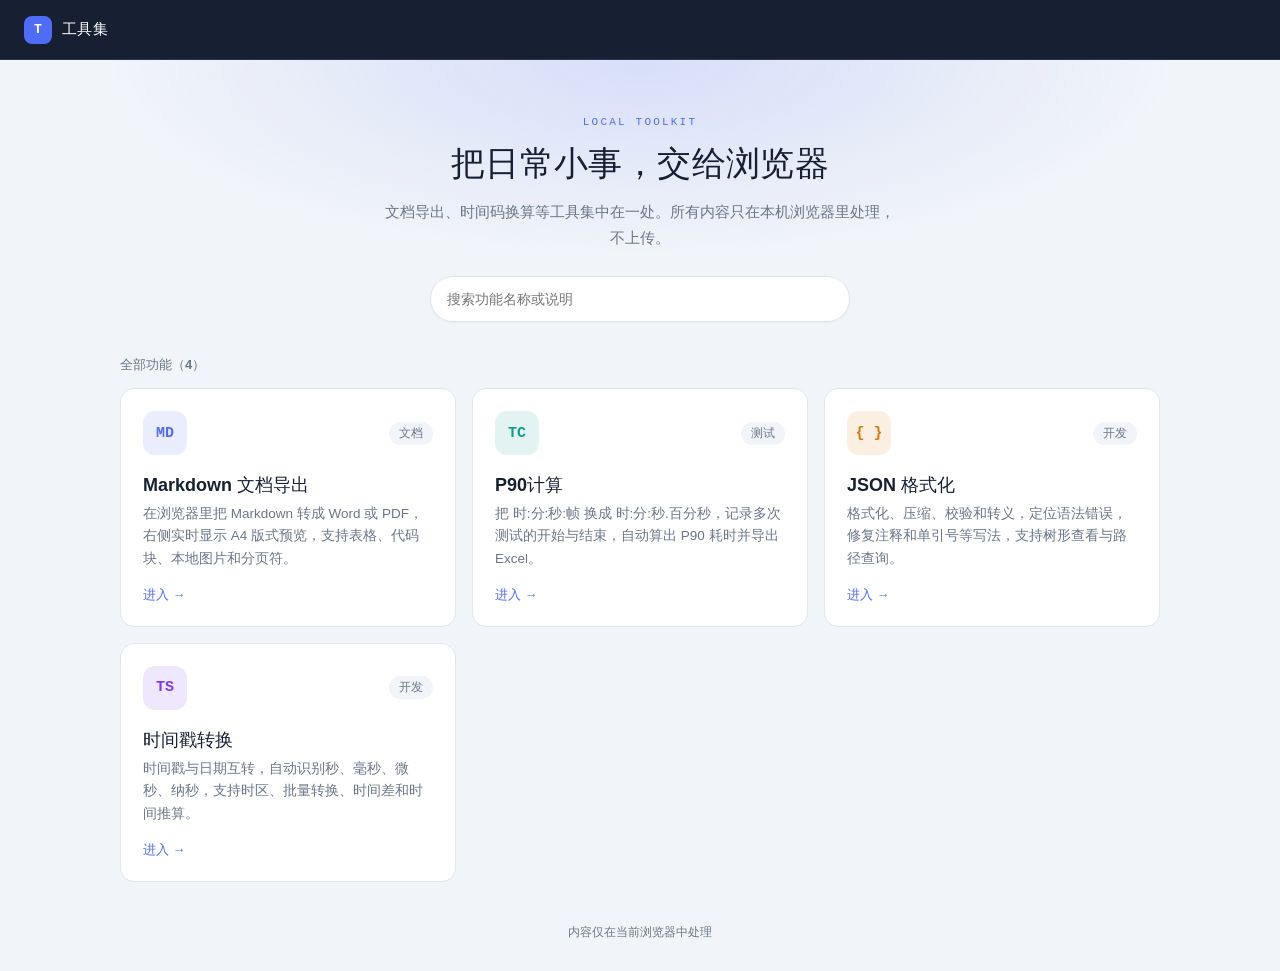
<file: index.html>
<!doctype html>
<html lang="zh-CN">

<head>
  <meta charset="UTF-8" />
  <meta name="viewport" content="width=device-width, initial-scale=1.0" />
  <meta name="description" content="本地 H5 工具集：文档导出、时间码转换等" />
  <title>工具集</title>
  <link rel="icon" href="data:," />
  <link rel="stylesheet" href="common.css" />
  <style>
    .hero {
      padding: 56px 24px 34px;
      text-align: center;
      background:
        radial-gradient(760px 280px at 50% 0, rgba(79, 108, 247, .16), transparent 70%),
        var(--bg);
    }

    .eyebrow {
      margin: 0;
      color: var(--brand);
      font: 500 11px/1.2 var(--mono);
      letter-spacing: .2em;
    }

    .hero h1 {
      margin: 12px 0 0;
      font-size: 34px;
      font-weight: 700;
      letter-spacing: .01em;
    }

    .hero p.lead {
      margin: 12px auto 0;
      max-width: 520px;
      color: var(--muted);
      font-size: 15px;
      line-height: 1.7;
    }

    .search {
      width: min(420px, 100%);
      height: 46px;
      margin: 26px auto 0;
      padding: 0 16px;
      border: 1px solid var(--line);
      border-radius: 999px;
      display: block;
      color: var(--text);
      background: var(--surface);
      font: inherit;
      font-size: 14px;
      outline: none;
      box-shadow: 0 1px 2px rgba(23, 32, 51, .04);
      transition: border-color .15s, box-shadow .15s;
    }

    .search:focus {
      border-color: var(--brand);
      box-shadow: 0 0 0 4px rgba(79, 108, 247, .15);
    }

    main {
      width: min(1040px, calc(100% - 40px));
      margin: 0 auto;
      padding-bottom: 20px;
    }

    .section-title {
      margin: 0 0 14px;
      color: var(--muted);
      font-size: 13px;
      font-weight: 600;
    }

    .grid {
      margin: 0;
      padding: 0;
      list-style: none;
      display: grid;
      grid-template-columns: repeat(auto-fill, minmax(300px, 1fr));
      gap: 16px;
    }

    .card {
      height: 100%;
      min-height: 168px;
      padding: 22px;
      border: 1px solid var(--line);
      border-radius: 14px;
      display: flex;
      flex-direction: column;
      color: inherit;
      background: var(--surface);
      text-decoration: none;
      transition: border-color .15s, box-shadow .15s, transform .15s;
    }

    .card:hover {
      border-color: #b9c6ee;
      box-shadow: 0 12px 28px rgba(23, 32, 51, .08);
      transform: translateY(-2px);
    }

    .card:focus-visible {
      outline: 3px solid rgba(79, 108, 247, .45);
      outline-offset: 2px;
    }

    .card-top {
      display: flex;
      align-items: center;
      justify-content: space-between;
    }

    .icon {
      width: 44px;
      height: 44px;
      border-radius: 12px;
      display: grid;
      place-items: center;
      color: var(--c, var(--brand));
      background: color-mix(in srgb, var(--c, var(--brand)) 12%, white);
      font: 700 15px/1 var(--mono);
    }

    .tag {
      padding: 3px 10px;
      border-radius: 999px;
      color: var(--muted);
      background: var(--bg);
      font-size: 12px;
    }

    .card h2 {
      margin: 18px 0 6px;
      font-size: 18px;
      font-weight: 650;
    }

    .card p {
      margin: 0;
      flex: 1;
      color: var(--muted);
      font-size: 13.5px;
      line-height: 1.65;
    }

    .go {
      margin-top: 16px;
      color: var(--brand);
      font-size: 13px;
      font-weight: 650;
    }

    .card:hover .go {
      color: var(--brand-dark);
    }

    .empty {
      padding: 36px 16px;
      border: 1px dashed #cdd5e2;
      border-radius: 14px;
      color: var(--muted);
      background: var(--surface);
      text-align: center;
      font-size: 14px;
    }

    @media (max-width: 560px) {
      .hero {
        padding-top: 36px;
      }

      .hero h1 {
        font-size: 27px;
      }
    }
  </style>
</head>

<body>
  <header class="app-header">
    <a class="brand" href="index.html"><span class="brand-mark">T</span>工具集</a>
  </header>

  <section class="hero">
    <p class="eyebrow">LOCAL TOOLKIT</p>
    <h1>把日常小事，交给浏览器</h1>
    <p class="lead">文档导出、时间码换算等工具集中在一处。所有内容只在本机浏览器里处理，不上传。</p>
    <input id="search" class="search" type="search" placeholder="搜索功能名称或说明" autocomplete="off" aria-label="搜索功能" />
  </section>

  <main>
    <h2 class="section-title" id="count">全部功能</h2>
    <ul id="featureList" class="grid"></ul>
    <p id="empty" class="empty" hidden>没有匹配的功能。</p>
  </main>

  <footer class="app-footer">内容仅在当前浏览器中处理</footer>

  <script>
    // 后续新增功能：在这里追加一项即可，页面会自动生成卡片并支持搜索。
    // icon: 卡片图标上的 1-2 个字符；color: 图标主色；tag: 分类标签。
    const FEATURES = [
      {
        name: "Markdown 文档导出",
        desc: "在浏览器里把 Markdown 转成 Word 或 PDF，右侧实时显示 A4 版式预览，支持表格、代码块、本地图片和分页符。",
        href: "markdown-export.html",
        icon: "MD",
        color: "#4f6cf7",
        tag: "文档"
      },
      {
        name: "P90计算",
        desc: "把 时:分:秒:帧 换成 时:分:秒.百分秒，记录多次测试的开始与结束，自动算出 P90 耗时并导出 Excel。",
        href: "timecode-converter.html",
        icon: "TC",
        color: "#0f9d8a",
        tag: "测试"
      },
      {
        name: "JSON 格式化",
        desc: "格式化、压缩、校验和转义，定位语法错误，修复注释和单引号等写法，支持树形查看与路径查询。",
        href: "json-formatter.html",
        icon: "{ }",
        color: "#d97706",
        tag: "开发"
      },
      {
        name: "时间戳转换",
        desc: "时间戳与日期互转，自动识别秒、毫秒、微秒、纳秒，支持时区、批量转换、时间差和时间推算。",
        href: "timestamp.html",
        icon: "TS",
        color: "#7c3aed",
        tag: "开发"
      }
    ];

    const list = document.querySelector("#featureList");
    const empty = document.querySelector("#empty");
    const count = document.querySelector("#count");
    const search = document.querySelector("#search");

    function el(tag, className, text) {
      const node = document.createElement(tag);
      if (className) node.className = className;
      if (text !== undefined) node.textContent = text;
      return node;
    }

    function render(keyword = "") {
      const key = keyword.trim().toLowerCase();
      const shown = FEATURES.filter((f) =>
        !key || `${f.name} ${f.desc} ${f.tag || ""}`.toLowerCase().includes(key));

      list.replaceChildren(...shown.map((feature) => {
        const item = el("li");
        const link = el("a", "card");
        link.href = feature.href;
        link.style.setProperty("--c", feature.color || "#4f6cf7");

        const top = el("div", "card-top");
        top.append(el("span", "icon", feature.icon || feature.name.slice(0, 2)));
        if (feature.tag) top.append(el("span", "tag", feature.tag));

        link.append(top, el("h2", "", feature.name), el("p", "", feature.desc), el("span", "go", "进入 →"));
        item.append(link);
        return item;
      }));

      empty.hidden = shown.length > 0;
      count.textContent = key ? `找到 ${shown.length} 个功能` : `全部功能（${FEATURES.length}）`;
    }

    search.addEventListener("input", () => render(search.value));
    render();
  </script>
</body>

</html>
</file>
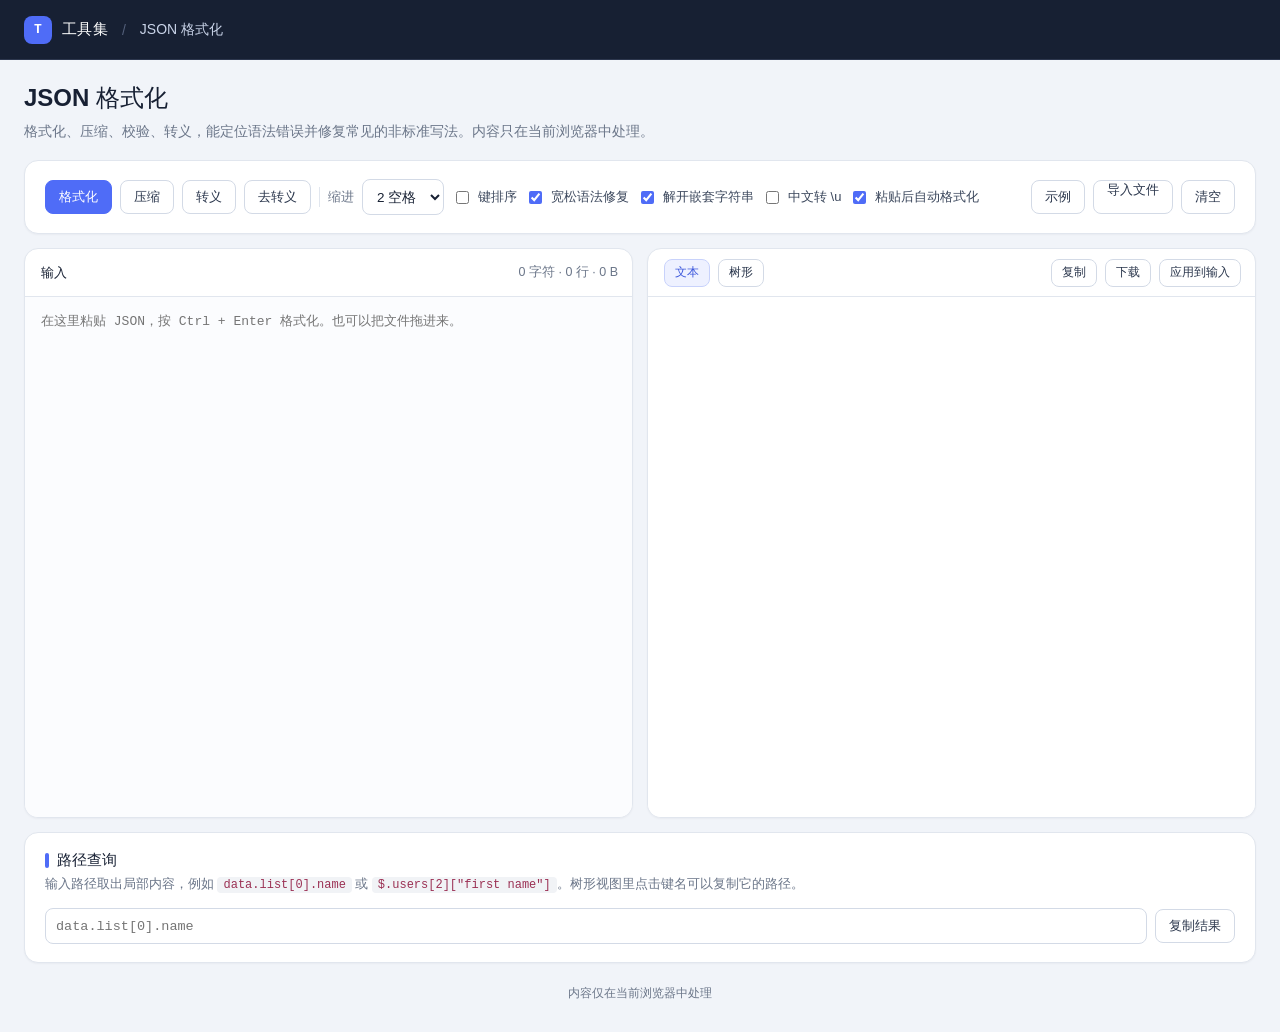
<file: json-formatter.html>
<!doctype html>
<html lang="zh-CN">

<head>
  <meta charset="UTF-8" />
  <meta name="viewport" content="width=device-width, initial-scale=1.0" />
  <meta name="description" content="JSON 格式化、压缩、校验、转义与树形查看" />
  <title>JSON 格式化 - 工具集</title>
  <link rel="icon" href="data:," />
  <link rel="stylesheet" href="common.css" />
  <link rel="stylesheet" href="components.css" />
  <link rel="stylesheet" href="json.css" />
</head>

<body>
  <header class="app-header">
    <a class="brand" href="index.html" title="返回首页"><span class="brand-mark">T</span>工具集</a>
    <span class="crumb">JSON 格式化</span>
  </header>

  <div class="wrap">
    <h1 class="page-title">JSON 格式化</h1>
    <p class="page-sub">格式化、压缩、校验、转义，能定位语法错误并修复常见的非标准写法。内容只在当前浏览器中处理。</p>

    <section class="panel panel-pad toolbar" aria-label="操作栏">
      <div class="flex">
        <button id="btnFormat" class="tbtn primary" type="button" title="Ctrl + Enter">格式化</button>
        <button id="btnMinify" class="tbtn" type="button">压缩</button>
        <button id="btnEscape" class="tbtn" type="button" title="把文本转成 JSON 字符串字面量">转义</button>
        <button id="btnUnescape" class="tbtn" type="button" title="还原 \n、\" 等转义字符">去转义</button>
        <span class="sep"></span>
        <label class="lbl" for="indent">缩进</label>
        <select id="indent" class="tin">
          <option value="2" selected>2 空格</option>
          <option value="4">4 空格</option>
          <option value="8">8 空格</option>
          <option value="tab">Tab</option>
        </select>
        <label class="chk"><input id="optSort" type="checkbox" />键排序</label>
        <label class="chk" title="支持注释、单引号、末尾逗号、未加引号的键"><input id="optLoose" type="checkbox" checked />宽松语法修复</label>
        <label class="chk" title="字符串里若是 JSON 文本，自动解开"><input id="optUnwrap" type="checkbox" checked />解开嵌套字符串</label>
        <label class="chk"><input id="optAscii" type="checkbox" />中文转 \u</label>
        <label class="chk"><input id="optPaste" type="checkbox" checked />粘贴后自动格式化</label>
        <span class="app-spacer"></span>
        <button id="btnSample" class="tbtn" type="button">示例</button>
        <label class="tbtn">导入文件<input id="fileInput" type="file" accept=".json,.txt,application/json,text/plain"
            hidden /></label>
        <button id="btnClear" class="tbtn" type="button">清空</button>
      </div>
    </section>

    <div class="split">
      <section class="panel pane" aria-label="输入">
        <div class="panel-head">
          <strong class="head-title">输入</strong>
          <span id="inCount" class="lbl">0 字符</span>
        </div>
        <textarea id="input" class="editor" spellcheck="false"
          placeholder="在这里粘贴 JSON，按 Ctrl + Enter 格式化。也可以把文件拖进来。"></textarea>
      </section>

      <section class="panel pane" aria-label="输出">
        <div class="panel-head">
          <div class="flex">
            <button id="tabText" class="tbtn sm active" type="button">文本</button>
            <button id="tabTree" class="tbtn sm" type="button">树形</button>
            <span id="treeTools" class="flex" hidden>
              <button id="btnExpand" class="tbtn sm" type="button">全部展开</button>
              <button id="btnCollapse" class="tbtn sm" type="button">全部折叠</button>
            </span>
          </div>
          <div class="flex">
            <button id="btnCopy" class="tbtn sm" type="button">复制</button>
            <button id="btnDownload" class="tbtn sm" type="button">下载</button>
            <button id="btnApply" class="tbtn sm" type="button" title="把输出放回输入框">应用到输入</button>
          </div>
        </div>
        <div id="banner" class="banner" hidden></div>
        <div id="stats" class="stats" hidden></div>
        <pre id="outText" class="out" tabindex="0"></pre>
        <div id="outTree" class="out tree-wrap" tabindex="0" hidden></div>
      </section>
    </div>

    <section class="panel panel-pad query">
      <h2 class="panel-title">路径查询</h2>
      <p class="panel-sub">输入路径取出局部内容，例如 <code>data.list[0].name</code> 或
        <code>$.users[2]["first name"]</code>。树形视图里点击键名可以复制它的路径。</p>
      <div class="flex">
        <input id="query" class="tin mono grow" type="text" placeholder="data.list[0].name" autocomplete="off"
          aria-label="路径" />
        <button id="btnQueryCopy" class="tbtn" type="button">复制结果</button>
      </div>
      <pre id="queryOut" class="query-out"></pre>
    </section>
  </div>

  <footer class="app-footer">内容仅在当前浏览器中处理</footer>
  <script src="ui.js"></script>
  <script src="json.js"></script>
</body>

</html>
</file>
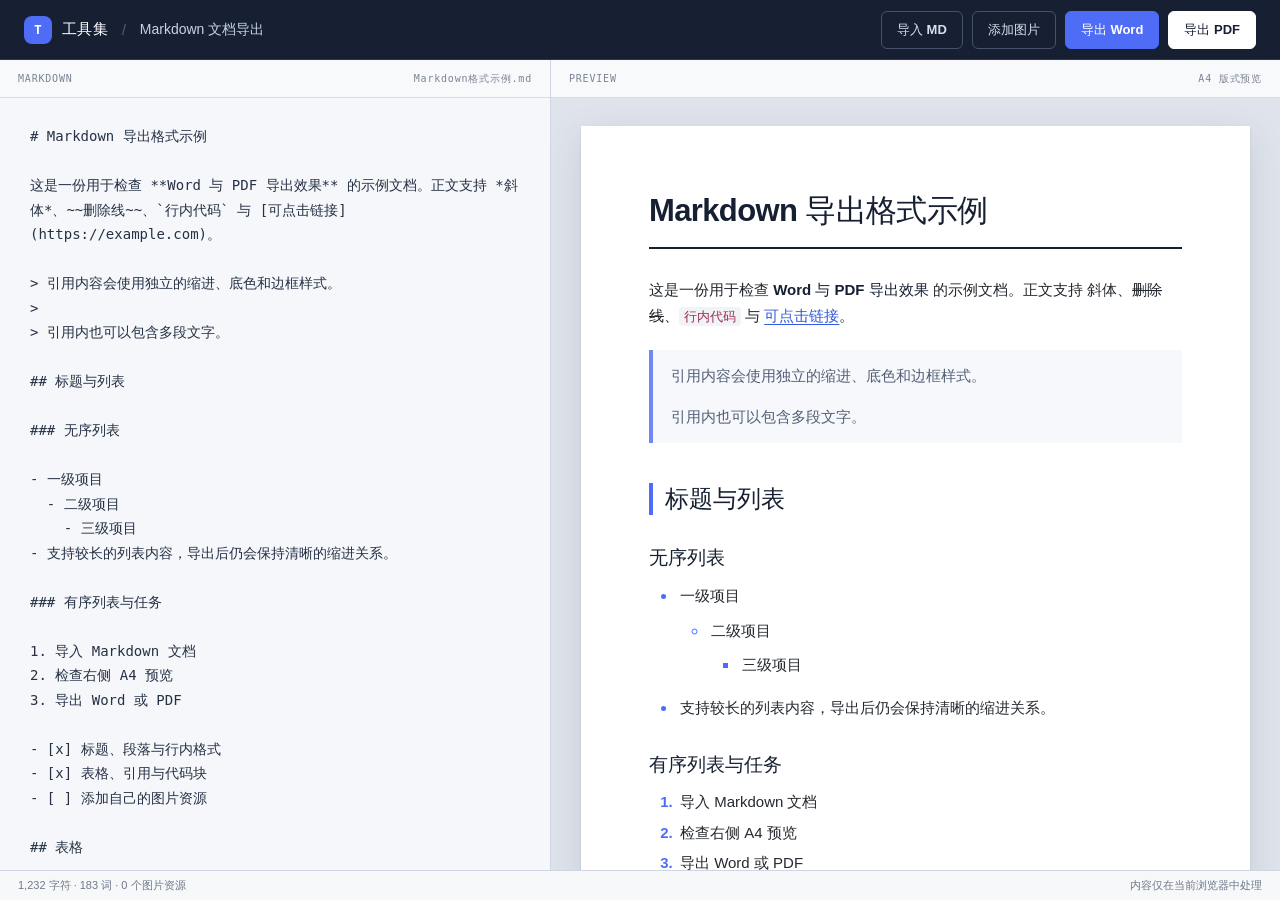
<file: markdown-export.html>
<!doctype html>
<html lang="zh-CN">

<head>
  <meta charset="UTF-8" />
  <meta name="viewport" content="width=device-width, initial-scale=1.0" />
  <meta name="description" content="在浏览器本地将 Markdown 转换为 Word 或 PDF" />
  <title>Markdown 文档导出 - 工具集</title>
  <link rel="icon" href="data:," />
  <link rel="stylesheet" href="common.css" />
  <link rel="stylesheet" href="style.css" />
</head>

<body class="tool-markdown">
  <header class="app-header">
    <a class="brand" href="index.html" title="返回首页"><span class="brand-mark">T</span>工具集</a>
    <span class="crumb">Markdown 文档导出</span>
    <span class="app-spacer"></span>
    <div class="app-actions">
      <label class="button secondary">导入 MD<input id="mdFile" type="file" accept=".md,.markdown,text/markdown"
          hidden /></label>
      <label class="button secondary">添加图片<input id="assetFiles" type="file" accept="image/*" multiple hidden /></label>
      <button id="exportDocx" class="button primary" type="button">导出 Word</button>
      <button id="exportPdf" class="button dark" type="button">导出 PDF</button>
    </div>
  </header>

  <main class="workspace">
    <section class="pane editor-pane" aria-label="Markdown 编辑器">
      <div class="pane-title"><span>MARKDOWN</span><span id="documentName">未命名文档.md</span></div>
      <textarea id="editor" spellcheck="false" aria-label="Markdown 内容"></textarea>
    </section>
    <section class="pane preview-pane" aria-label="文档预览">
      <div class="pane-title"><span>PREVIEW</span><span>A4 版式预览</span></div>
      <div class="preview-scroll">
        <article id="preview" class="markdown-body"></article>
      </div>
    </section>
  </main>

  <footer class="statusbar">
    <span id="status" role="status">正在加载示例…</span>
    <span>内容仅在当前浏览器中处理</span>
  </footer>
  <script src="libs/marked.min.js"></script>
  <script src="libs/purify.min.js"></script>
  <script src="libs/docx.iife.js"></script>
  <script src="libs/html2pdf.bundle.min.js"></script>
  <script src="app.js"></script>
</body>

</html>
</file>
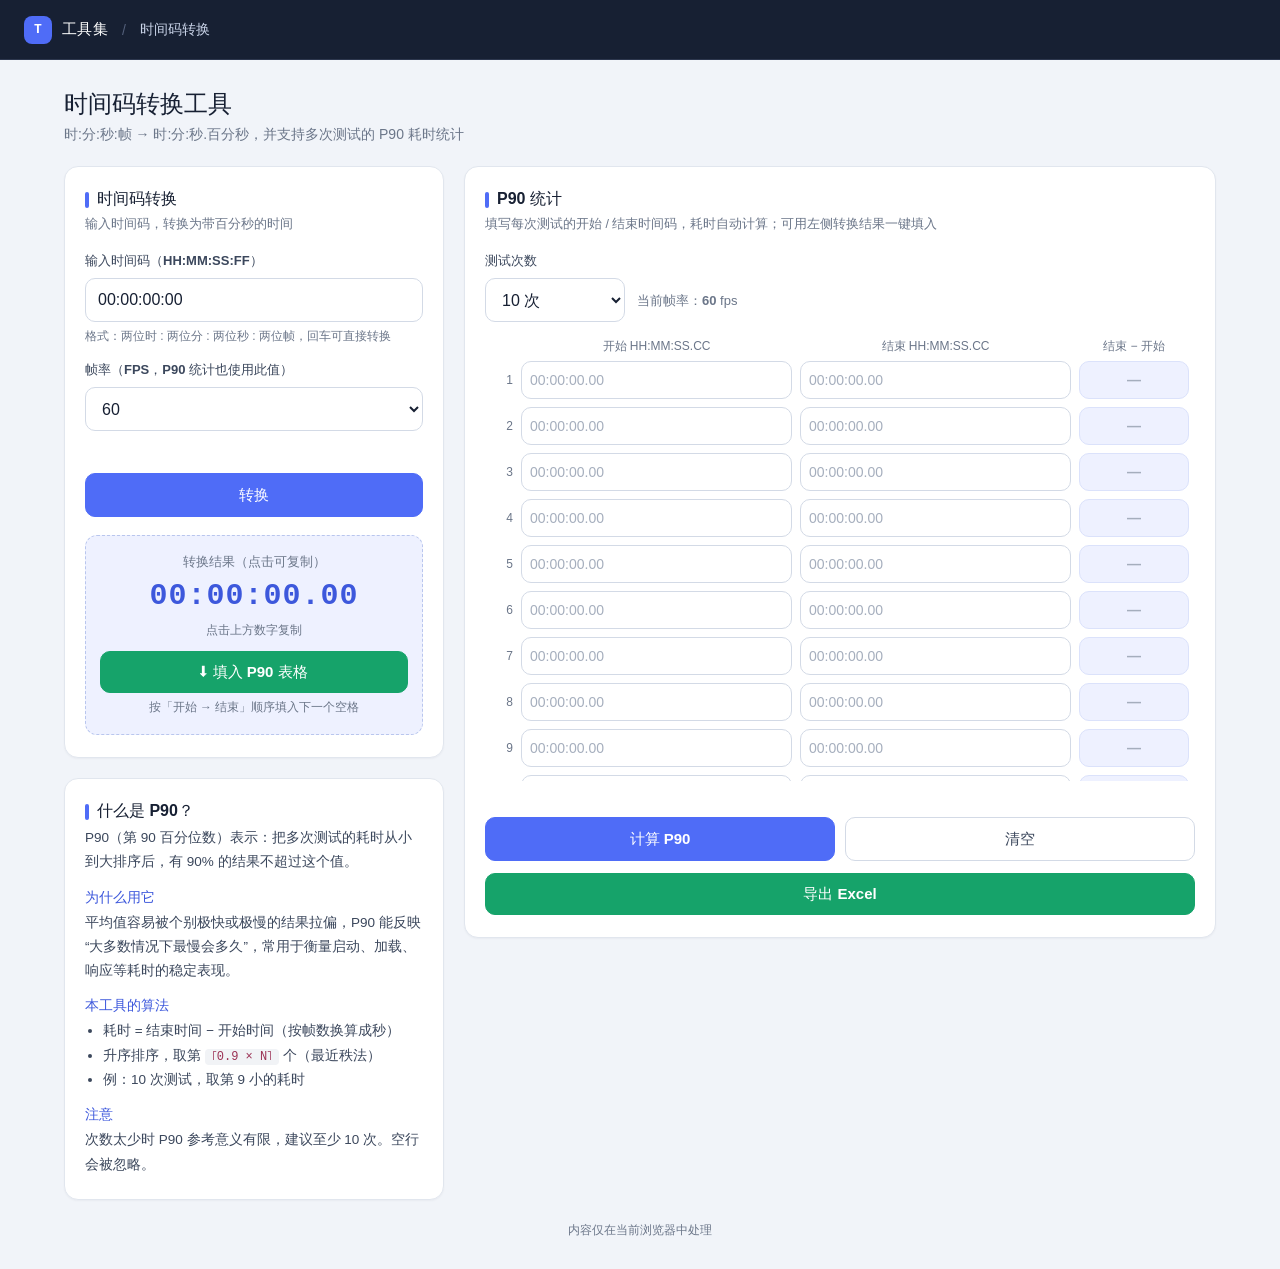
<file: timecode-converter.html>
<!DOCTYPE html>
<html lang="zh-CN">

<head>
  <meta charset="UTF-8" />
  <meta name="viewport" content="width=device-width, initial-scale=1.0" />
  <title>时间码转换 - 工具集</title>
  <link rel="icon" href="data:," />
  <link rel="stylesheet" href="common.css" />
  <link rel="stylesheet" href="timecode.css" />
</head>

<body>
  <header class="app-header">
    <a class="brand" href="index.html" title="返回首页"><span class="brand-mark">T</span>工具集</a>
    <span class="crumb">时间码转换</span>
  </header>

  <div class="page">
  <h1 class="page-title">时间码转换工具</h1>
  <p class="page-sub">时:分:秒:帧 → 时:分:秒.百分秒，并支持多次测试的 P90 耗时统计</p>

  <div class="layout">
    <!-- 左侧：转换 -->
    <div class="left">
      <div class="card">
        <div class="sec-title">时间码转换</div>
        <div class="sec-sub">输入时间码，转换为带百分秒的时间</div>

        <div class="field">
          <label for="input">输入时间码（HH:MM:SS:FF）</label>
          <input id="input" type="text" inputmode="numeric" placeholder="00:00:00:00" value="00:00:00:00"
            autocomplete="off" />
          <div class="hint">格式：两位时 : 两位分 : 两位秒 : 两位帧，回车可直接转换</div>
        </div>

        <div class="field">
          <label for="fps">帧率（FPS，P90 统计也使用此值）</label>
          <select id="fps">
            <option value="24">24</option>
            <option value="25">25</option>
            <option value="30">30</option>
            <option value="50">50</option>
            <option value="60" selected>60</option>
          </select>
        </div>

        <div class="msg" id="msg"></div>
        <button class="btn" id="convertBtn">转换</button>

        <div class="result" id="result">
          <div class="result-label">转换结果（点击可复制）</div>
          <div class="result-value" id="resultValue">00:00:00.00</div>
          <div class="copy-tip" id="copyTip">点击上方数字复制</div>
          <button class="btn green" id="fillBtn">⬇ 填入 P90 表格</button>
          <div class="copy-tip" id="fillTip">按「开始 → 结束」顺序填入下一个空格</div>
        </div>
      </div>

      <div class="card explain">
        <div class="sec-title">什么是 P90？</div>
        <p>P90（第 90 百分位数）表示：把多次测试的耗时从小到大排序后，有 90% 的结果不超过这个值。</p>
        <h3>为什么用它</h3>
        <p>平均值容易被个别极快或极慢的结果拉偏，P90 能反映“大多数情况下最慢会多久”，常用于衡量启动、加载、响应等耗时的稳定表现。</p>
        <h3>本工具的算法</h3>
        <ul>
          <li>耗时 = 结束时间 − 开始时间（按帧数换算成秒）</li>
          <li>升序排序，取第 <code>⌈0.9 × N⌉</code> 个（最近秩法）</li>
          <li>例：10 次测试，取第 9 小的耗时</li>
        </ul>
        <h3>注意</h3>
        <p>次数太少时 P90 参考意义有限，建议至少 10 次。空行会被忽略。</p>
      </div>
    </div>

    <!-- 右侧：P90 -->
    <div class="card">
      <div class="sec-title">P90 统计</div>
      <div class="sec-sub">填写每次测试的开始 / 结束时间码，耗时自动计算；可用左侧转换结果一键填入</div>

      <div class="toolbar">
        <div class="field">
          <label for="runs">测试次数</label>
          <select id="runs">
            <option value="10" selected>10 次</option>
            <option value="20">20 次</option>
            <option value="50">50 次</option>
            <option value="100">100 次</option>
          </select>
        </div>
        <div class="fps-note">当前帧率：<b id="fpsNote">60</b> fps</div>
      </div>

      <div class="col-head"><span></span><span>开始 HH:MM:SS.CC</span><span>结束 HH:MM:SS.CC</span><span>结束 − 开始</span>
      </div>
      <div class="rows" id="rows"></div>

      <div class="msg" id="p90Msg"></div>
      <div class="actions">
        <button class="btn" id="p90Btn">计算 P90</button>
        <button class="btn secondary" id="clearBtn">清空</button>
      </div>
      <button class="btn green" id="exportBtn">导出 Excel</button>

      <div class="result" id="p90Result">
        <div class="result-label">P90 耗时（点击可复制）</div>
        <div class="result-value" id="p90Value">00:00:00.00</div>
        <div class="copy-tip" id="p90Tip">点击上方数字复制</div>
        <div class="stats" id="p90Stats"></div>
      </div>
    </div>
  </div>

  </div>
  <footer class="app-footer">内容仅在当前浏览器中处理</footer>

  <script>
    (function () {
      var $ = function (id) { return document.getElementById(id); };
      var input = $('input'), fpsSel = $('fps'), msg = $('msg'), btn = $('convertBtn');
      var resultBox = $('result'), resultValue = $('resultValue'), copyTip = $('copyTip');
      var fillBtn = $('fillBtn'), fillTip = $('fillTip'), fpsNote = $('fpsNote');
      var lastTc = '';   // 最近一次成功转换的原始时间码（HH:MM:SS:FF）

      function pad2(n) { return (n < 10 ? '0' : '') + n; }

      function copyText(text, onDone) {
        function fallback() {
          var ta = document.createElement('textarea');
          ta.value = text;
          document.body.appendChild(ta);
          ta.select();
          try { document.execCommand('copy'); onDone(); } catch (e) { }
          document.body.removeChild(ta);
        }
        if (navigator.clipboard && navigator.clipboard.writeText) {
          navigator.clipboard.writeText(text).then(onDone).catch(fallback);
        } else { fallback(); }
      }

      function showError(text) {
        msg.textContent = text;
        input.classList.add('error');
        resultBox.classList.remove('show');
      }

      function convert() {
        msg.textContent = '';
        input.classList.remove('error');
        var fps = parseInt(fpsSel.value, 10);
        var normalized = input.value.trim().replace(/：/g, ':');
        var m = normalized.match(/^(\d{1,2}):(\d{1,2}):(\d{1,2}):(\d{1,2})$/);
        if (!m) { showError('格式错误，应为 HH:MM:SS:FF，例如 00:00:01:30'); return; }

        var hh = +m[1], mm = +m[2], ss = +m[3], ff = +m[4];
        if (mm > 59) { showError('分钟非法：' + m[2] + '，应为 00-59'); return; }
        if (ss > 59) { showError('秒非法：' + m[3] + '，应为 00-59'); return; }
        if (ff >= fps) { showError('帧非法：' + m[4] + '，在 ' + fps + 'fps 下帧应为 00-' + pad2(fps - 1)); return; }

        var centi = Math.round(ff / fps * 100);
        if (centi >= 100) {
          centi -= 100; ss += 1;
          if (ss >= 60) { ss -= 60; mm += 1; }
          if (mm >= 60) { mm -= 60; hh += 1; }
        }
        resultValue.textContent = pad2(hh) + ':' + pad2(mm) + ':' + pad2(ss) + '.' + pad2(centi);
        lastTc = resultValue.textContent;
        resultBox.classList.add('show');
        copyTip.textContent = '点击上方数字复制';
        fillTip.textContent = '按「开始 → 结束」顺序填入下一个空格';
      }

      btn.addEventListener('click', convert);
      input.addEventListener('keydown', function (e) { if (e.key === 'Enter') convert(); });
      resultValue.addEventListener('click', function () {
        copyText(resultValue.textContent, function () { copyTip.textContent = '已复制 ✓'; });
      });

      // ===== P90 =====
      var runsSel = $('runs'), rowsEl = $('rows'), p90Msg = $('p90Msg');
      var p90Btn = $('p90Btn'), clearBtn = $('clearBtn');
      var p90Result = $('p90Result'), p90Value = $('p90Value'), p90Tip = $('p90Tip'), p90Stats = $('p90Stats');

      // 同时支持 HH:MM:SS:FF（帧）和 HH:MM:SS.CC（转换后的百分秒），统一返回秒数
      function parseTc(str, fps) {
        var s = str.trim().replace(/：/g, ':');
        var d = s.match(/^(\d{1,2}):(\d{1,2}):(\d{1,2})\.(\d{1,2})$/);
        if (d) {
          if (+d[2] > 59 || +d[3] > 59) return { err: '分/秒超出范围' };
          var cs = d[4].length === 1 ? +d[4] * 10 : +d[4];
          return { sec: ((+d[1] * 60 + +d[2]) * 60 + +d[3]) + cs / 100 };
        }
        var m = s.match(/^(\d{1,2}):(\d{1,2}):(\d{1,2}):(\d{1,2})$/);
        if (!m) return { err: '格式错误' };
        if (+m[2] > 59 || +m[3] > 59) return { err: '分/秒超出范围' };
        if (+m[4] >= fps) return { err: '帧需小于 ' + fps };
        return { sec: (((+m[1] * 60 + +m[2]) * 60 + +m[3]) * fps + +m[4]) / fps };
      }

      function fmtSeconds(sec) {
        var c = Math.round(sec * 100);
        var h = Math.floor(c / 360000); c -= h * 360000;
        var mi = Math.floor(c / 6000); c -= mi * 6000;
        var s = Math.floor(c / 100); c -= s * 100;
        return pad2(h) + ':' + pad2(mi) + ':' + pad2(s) + '.' + pad2(c);
      }

      function allInputs() { return rowsEl.querySelectorAll('input:not(.dur)'); }

      // 实时更新单行“结束 − 开始”；返回秒数，无效返回 null
      function updateRow(row, strict) {
        var fps = parseInt(fpsSel.value, 10);
        var ins = row.querySelectorAll('input');
        var durEl = row.querySelector('.dur');
        ins[0].classList.remove('error'); ins[1].classList.remove('error');
        durEl.classList.remove('bad');
        durEl.value = '';
        if (!ins[0].value.trim() || !ins[1].value.trim()) {
          if (strict && (ins[0].value.trim() || ins[1].value.trim())) return { err: '开始或结束时间未填写' };
          return null;
        }
        var a = parseTc(ins[0].value, fps), b = parseTc(ins[1].value, fps);
        if (a.err) { ins[0].classList.add('error'); durEl.value = '—'; durEl.classList.add('bad'); return { err: '开始时间' + a.err }; }
        if (b.err) { ins[1].classList.add('error'); durEl.value = '—'; durEl.classList.add('bad'); return { err: '结束时间' + b.err }; }
        if (Math.round((b.sec - a.sec) * 1000) < 0) {
          ins[1].classList.add('error');
          durEl.value = '结束早于开始'; durEl.classList.add('bad');
          return { err: '结束时间早于开始时间' };
        }
        var d = Math.max(0, b.sec - a.sec);
        durEl.value = d.toFixed(2) + ' s';
        return { sec: d };
      }

      function highlightNext() {
        Array.prototype.forEach.call(allInputs(), function (i) { i.classList.remove('focus-next'); });
      }

      function buildRows() {
        var n = parseInt(runsSel.value, 10);
        var old = [];
        Array.prototype.forEach.call(rowsEl.querySelectorAll('.row'), function (r) {
          var ins = r.querySelectorAll('input');
          old.push([ins[0].value, ins[1].value]);
        });
        rowsEl.innerHTML = '';
        for (var i = 0; i < n; i++) {
          var row = document.createElement('div');
          row.className = 'row';
          row.innerHTML = '<span class="idx">' + (i + 1) + '</span>' +
            '<input type="text" inputmode="numeric" placeholder="00:00:00.00" autocomplete="off" />' +
            '<input type="text" inputmode="numeric" placeholder="00:00:00.00" autocomplete="off" />' +
            '<input type="text" class="dur" readonly tabindex="-1" placeholder="—" />';
          var ins = row.querySelectorAll('input');
          if (old[i]) { ins[0].value = old[i][0]; ins[1].value = old[i][1]; }
          rowsEl.appendChild(row);
          updateRow(row);
        }
        p90Msg.textContent = '';
        p90Result.classList.remove('show');
      }

      // 输入时实时计算该行
      rowsEl.addEventListener('input', function (e) {
        var row = e.target.closest('.row');
        if (row) updateRow(row);
      });

      var lastStats = null;

      function calcP90() {
        p90Msg.textContent = '';
        lastStats = null;
        var durs = [], bad = false;
        Array.prototype.forEach.call(rowsEl.querySelectorAll('.row'), function (r, i) {
          var res = updateRow(r, true);
          if (!res) return;
          if (res.err) { if (!bad) p90Msg.textContent = '第 ' + (i + 1) + ' 行：' + res.err; bad = true; return; }
          durs.push(res.sec);
        });
        if (bad) { p90Result.classList.remove('show'); return; }
        if (!durs.length) {
          p90Msg.textContent = '请至少填写一行开始/结束时间';
          p90Result.classList.remove('show');
          return;
        }
        var sorted = durs.slice().sort(function (x, y) { return x - y; });
        var rank = Math.ceil(0.9 * sorted.length);
        var p90 = sorted[rank - 1];
        var sum = sorted.reduce(function (x, y) { return x + y; }, 0);
        p90Value.textContent = fmtSeconds(p90);
        p90Tip.textContent = '点击上方数字复制';
        p90Stats.innerHTML = 'P90 = ' + p90.toFixed(3) + ' 秒（有效 ' + sorted.length + ' 次，取升序第 ' + rank + ' 个）<br>' +
          '最小 ' + sorted[0].toFixed(2) + 's　最大 ' + sorted[sorted.length - 1].toFixed(2) + 's　平均 ' + (sum / sorted.length).toFixed(2) + 's';
        p90Result.classList.add('show');
        lastStats = { p90: p90, rank: rank, n: sorted.length, min: sorted[0], max: sorted[sorted.length - 1], avg: sum / sorted.length };
      }

      function esc(s) {
        return String(s).replace(/&/g, '&amp;').replace(/</g, '&lt;').replace(/>/g, '&gt;');
      }

      // 导出为 Excel（HTML 表格格式的 .xls，Excel/WPS 可直接打开）
      function exportExcel() {
        calcP90();
        if (!lastStats) return;
        var st = lastStats;
        var cell = function (v, extra) { return '<td style="mso-number-format:\'\\@\';' + (extra || '') + '">' + esc(v) + '</td>'; };
        var html = '<table border="1">' +
          '<tr><th>序号</th><th>开始时间</th><th>结束时间</th><th>耗时(s)</th></tr>';
        Array.prototype.forEach.call(rowsEl.querySelectorAll('.row'), function (r, i) {
          var ins = r.querySelectorAll('input');
          if (!ins[0].value.trim() && !ins[1].value.trim()) return;
          var dur = ins[2].value.replace(/\s*s$/, '');
          html += '<tr><td>' + (i + 1) + '</td>' + cell(ins[0].value.trim()) + cell(ins[1].value.trim()) +
            '<td>' + esc(dur) + '</td></tr>';
        });
        html += '<tr><td colspan="4"></td></tr>' +
          '<tr><th colspan="2">帧率(FPS)</th><td colspan="2">' + esc(fpsSel.value) + '</td></tr>' +
          '<tr><th colspan="2">有效次数</th><td colspan="2">' + st.n + '</td></tr>' +
          '<tr><th colspan="2">P90 耗时(s)</th><td colspan="2">' + st.p90.toFixed(3) + '</td></tr>' +
          '<tr><th colspan="2">P90 时间格式</th>' + cell(fmtSeconds(st.p90), '').replace('<td', '<td colspan="2"') + '</tr>' +
          '<tr><th colspan="2">P90 取值位置</th><td colspan="2">升序第 ' + st.rank + ' 个</td></tr>' +
          '<tr><th colspan="2">最小(s)</th><td colspan="2">' + st.min.toFixed(2) + '</td></tr>' +
          '<tr><th colspan="2">最大(s)</th><td colspan="2">' + st.max.toFixed(2) + '</td></tr>' +
          '<tr><th colspan="2">平均(s)</th><td colspan="2">' + st.avg.toFixed(2) + '</td></tr>' +
          '</table>';
        var doc = '<html xmlns:o="urn:schemas-microsoft-com:office:office" xmlns:x="urn:schemas-microsoft-com:office:excel">' +
          '<head><meta charset="UTF-8"></head><body>' + html + '</body></html>';
        var blob = new Blob(['\ufeff' + doc], { type: 'application/vnd.ms-excel;charset=utf-8' });
        var d = new Date();
        var name = 'P90统计_' + d.getFullYear() + pad2(d.getMonth() + 1) + pad2(d.getDate()) + '_' +
          pad2(d.getHours()) + pad2(d.getMinutes()) + pad2(d.getSeconds()) + '.xls';
        var a = document.createElement('a');
        a.href = URL.createObjectURL(blob);
        a.download = name;
        document.body.appendChild(a);
        a.click();
        document.body.removeChild(a);
        setTimeout(function () { URL.revokeObjectURL(a.href); }, 1000);
        p90Msg.style.color = '#16a36a';
        p90Msg.textContent = '已导出：' + name;
        setTimeout(function () { p90Msg.style.color = ''; }, 3000);
      }
      $('exportBtn').addEventListener('click', exportExcel);

      // 把最近转换的时间码填入下一个空格
      fillBtn.addEventListener('click', function () {
        if (!lastTc) return;
        var list = allInputs();
        var target = null;
        for (var i = 0; i < list.length; i++) {
          if (!list[i].value.trim()) { target = list[i]; break; }
        }
        if (!target) { fillTip.textContent = '表格已满，请增加测试次数或清空'; return; }
        target.value = lastTc;
        var row = target.closest('.row');
        updateRow(row);
        var isStart = target === row.querySelectorAll('input')[0];
        fillTip.textContent = '已填入第 ' + row.querySelector('.idx').textContent + ' 行' + (isStart ? '开始' : '结束') + ' ✓';
        row.scrollIntoView({ block: 'nearest', behavior: 'smooth' });
      });

      runsSel.addEventListener('change', buildRows);
      fpsSel.addEventListener('change', function () {
        fpsNote.textContent = fpsSel.value;
        if (input.value.trim()) convert();
        Array.prototype.forEach.call(rowsEl.querySelectorAll('.row'), function (r) { updateRow(r); });
        p90Result.classList.remove('show');
      });
      p90Btn.addEventListener('click', calcP90);
      clearBtn.addEventListener('click', function () {
        Array.prototype.forEach.call(allInputs(), function (i) { i.value = ''; });
        Array.prototype.forEach.call(rowsEl.querySelectorAll('.row'), function (r) { updateRow(r); });
        p90Msg.textContent = '';
        p90Result.classList.remove('show');
      });
      p90Value.addEventListener('click', function () {
        copyText(p90Value.textContent, function () { p90Tip.textContent = '已复制 ✓'; });
      });

      buildRows();
      convert();
    })();
  </script>
</body>

</html>
</file>
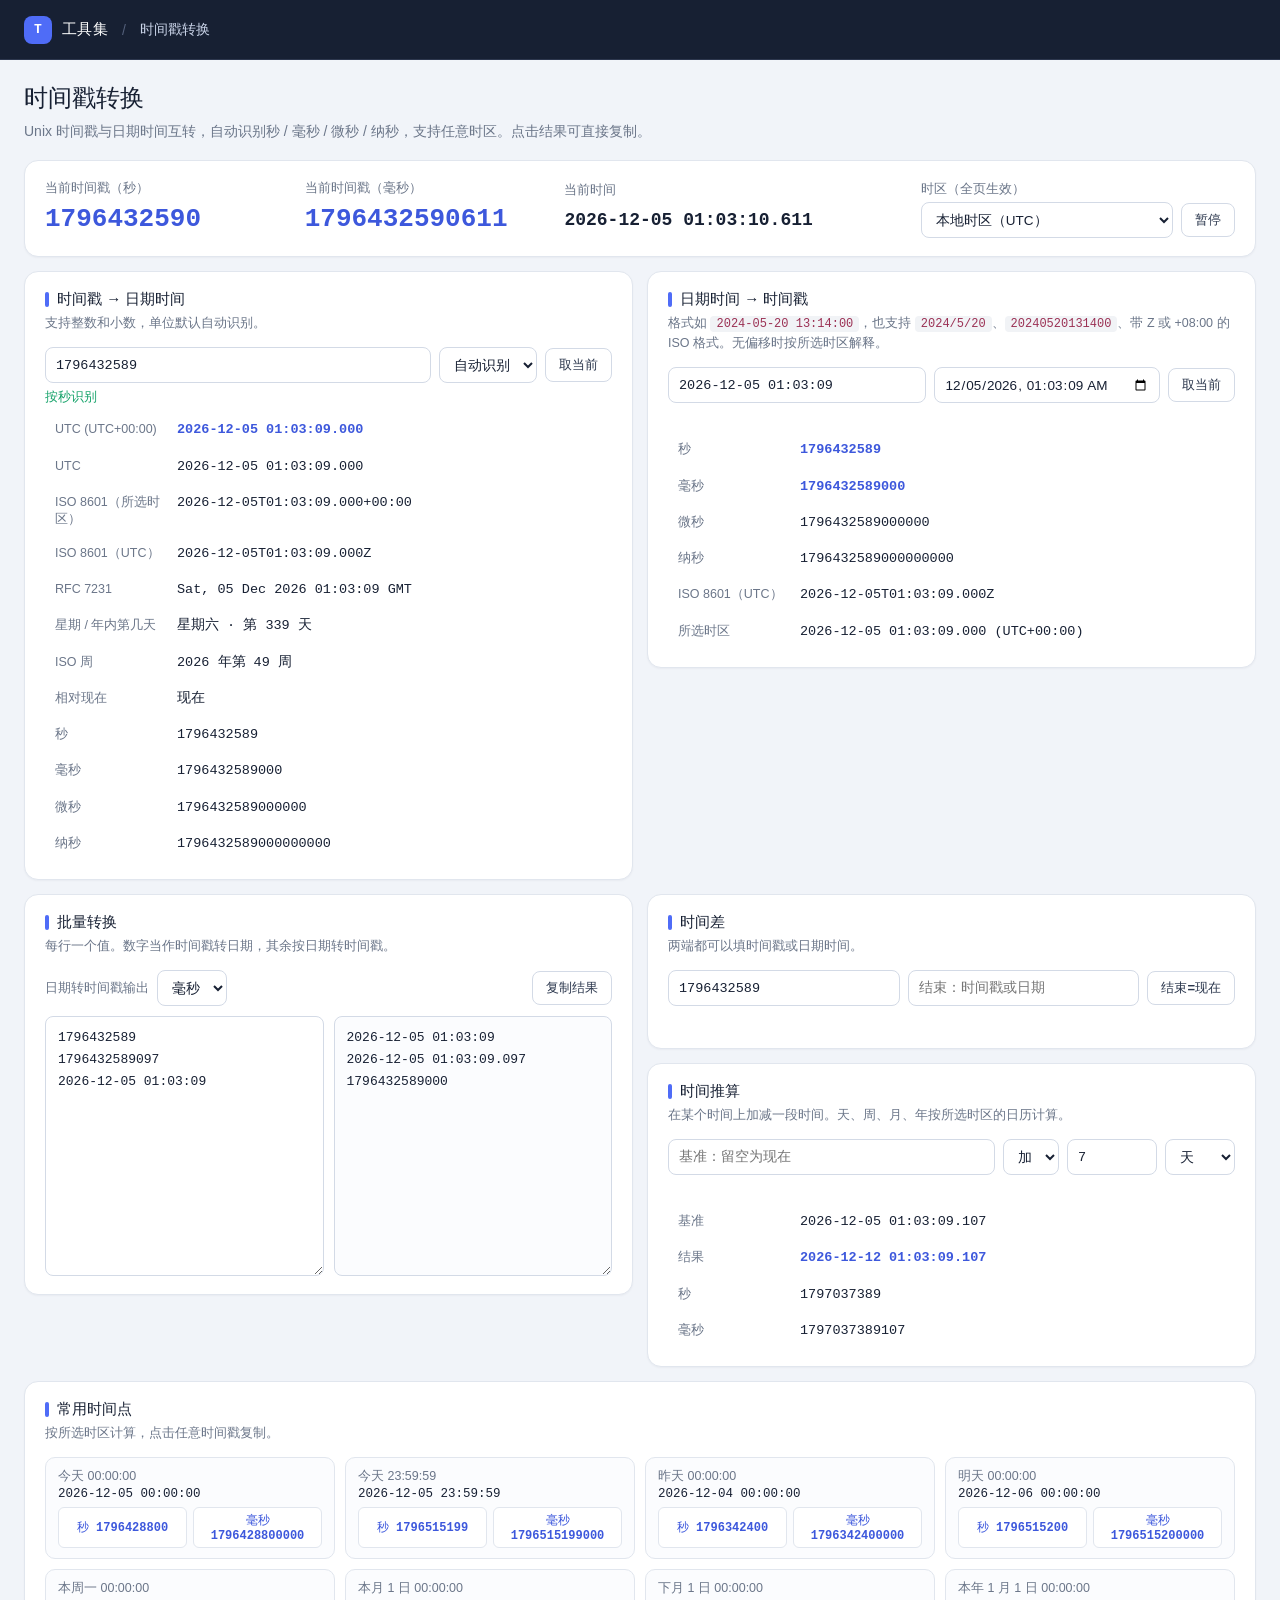
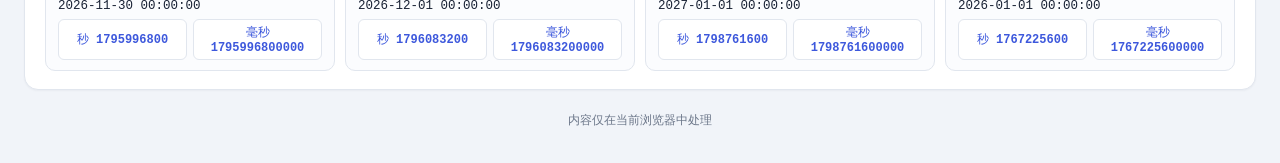
<file: timestamp.html>
<!doctype html>
<html lang="zh-CN">

<head>
  <meta charset="UTF-8" />
  <meta name="viewport" content="width=device-width, initial-scale=1.0" />
  <meta name="description" content="Unix 时间戳与日期时间互转，支持时区、批量转换、时间差与时间推算" />
  <title>时间戳转换 - 工具集</title>
  <link rel="icon" href="data:," />
  <link rel="stylesheet" href="common.css" />
  <link rel="stylesheet" href="components.css" />
  <link rel="stylesheet" href="timestamp.css" />
</head>

<body>
  <header class="app-header">
    <a class="brand" href="index.html" title="返回首页"><span class="brand-mark">T</span>工具集</a>
    <span class="crumb">时间戳转换</span>
  </header>

  <div class="wrap">
    <h1 class="page-title">时间戳转换</h1>
    <p class="page-sub">Unix 时间戳与日期时间互转，自动识别秒 / 毫秒 / 微秒 / 纳秒，支持任意时区。点击结果可直接复制。</p>

    <section class="panel panel-pad now-panel" aria-label="当前时间">
      <div class="now-grid">
        <div>
          <div class="lbl">当前时间戳（秒）</div>
          <button id="nowSec" class="now-val" type="button" title="点击复制">0</button>
        </div>
        <div>
          <div class="lbl">当前时间戳（毫秒）</div>
          <button id="nowMs" class="now-val" type="button" title="点击复制">0</button>
        </div>
        <div>
          <div class="lbl">当前时间</div>
          <button id="nowText" class="now-val small" type="button" title="点击复制">-</button>
        </div>
        <div class="now-ctl">
          <label class="lbl" for="tz">时区（全页生效）</label>
          <div class="flex">
            <select id="tz" class="tin grow"></select>
            <button id="pauseBtn" class="tbtn" type="button">暂停</button>
          </div>
        </div>
      </div>
    </section>

    <div class="grid2">
      <section class="panel panel-pad" aria-label="时间戳转日期">
        <h2 class="panel-title">时间戳 → 日期时间</h2>
        <p class="panel-sub">支持整数和小数，单位默认自动识别。</p>
        <div class="flex">
          <input id="tsIn" class="tin mono grow" type="text" inputmode="decimal"
            placeholder="例如 1700000000 或 1700000000000" autocomplete="off" aria-label="时间戳" />
          <select id="tsUnit" class="tin" aria-label="单位">
            <option value="auto" selected>自动识别</option>
            <option value="s">秒</option>
            <option value="ms">毫秒</option>
            <option value="us">微秒</option>
            <option value="ns">纳秒</option>
          </select>
          <button id="tsNow" class="tbtn" type="button">取当前</button>
        </div>
        <p id="tsMsg" class="msg"></p>
        <div id="tsOut" class="kv-list"></div>
      </section>

      <section class="panel panel-pad" aria-label="日期转时间戳">
        <h2 class="panel-title">日期时间 → 时间戳</h2>
        <p class="panel-sub">格式如 <code>2024-05-20 13:14:00</code>，也支持
          <code>2024/5/20</code>、<code>20240520131400</code>、带 Z 或 +08:00 的 ISO 格式。无偏移时按所选时区解释。</p>
        <div class="flex">
          <input id="dtIn" class="tin mono grow" type="text" placeholder="YYYY-MM-DD HH:mm:ss" autocomplete="off"
            aria-label="日期时间" />
          <input id="dtPick" class="tin" type="datetime-local" step="1" aria-label="选择日期时间" />
          <button id="dtNow" class="tbtn" type="button">取当前</button>
        </div>
        <p id="dtMsg" class="msg"></p>
        <div id="dtOut" class="kv-list"></div>
      </section>
    </div>

    <div class="grid2">
      <section class="panel panel-pad" aria-label="批量转换">
        <h2 class="panel-title">批量转换</h2>
        <p class="panel-sub">每行一个值。数字当作时间戳转日期，其余按日期转时间戳。</p>
        <div class="flex">
          <label class="lbl" for="batchUnit">日期转时间戳输出</label>
          <select id="batchUnit" class="tin">
            <option value="s">秒</option>
            <option value="ms" selected>毫秒</option>
          </select>
          <span class="app-spacer"></span>
          <button id="batchCopy" class="tbtn" type="button">复制结果</button>
        </div>
        <div class="batch">
          <textarea id="batchIn" class="tin mono" spellcheck="false"
            placeholder="1700000000&#10;1700000000123&#10;2024-05-20 13:14:00" aria-label="批量输入"></textarea>
          <textarea id="batchOut" class="tin mono" spellcheck="false" readonly aria-label="批量结果"></textarea>
        </div>
      </section>

      <div class="stack">
        <section class="panel panel-pad" aria-label="时间差">
          <h2 class="panel-title">时间差</h2>
          <p class="panel-sub">两端都可以填时间戳或日期时间。</p>
          <div class="flex">
            <input id="diffA" class="tin mono grow" type="text" placeholder="开始：时间戳或日期" autocomplete="off"
              aria-label="开始" />
            <input id="diffB" class="tin mono grow" type="text" placeholder="结束：时间戳或日期" autocomplete="off"
              aria-label="结束" />
            <button id="diffNow" class="tbtn" type="button" title="结束取当前时间">结束=现在</button>
          </div>
          <p id="diffMsg" class="msg"></p>
          <div id="diffOut" class="kv-list"></div>
        </section>

        <section class="panel panel-pad" aria-label="时间推算">
          <h2 class="panel-title">时间推算</h2>
          <p class="panel-sub">在某个时间上加减一段时间。天、周、月、年按所选时区的日历计算。</p>
          <div class="flex">
            <input id="calcBase" class="tin mono grow" type="text" placeholder="基准：留空为现在" autocomplete="off"
              aria-label="基准时间" />
            <select id="calcSign" class="tin" aria-label="加减">
              <option value="1" selected>加</option>
              <option value="-1">减</option>
            </select>
            <input id="calcAmount" class="tin mono" type="number" value="7" step="1" style="width:90px"
              aria-label="数量" />
            <select id="calcUnit" class="tin" aria-label="单位">
              <option value="s">秒</option>
              <option value="m">分钟</option>
              <option value="h">小时</option>
              <option value="d" selected>天</option>
              <option value="w">周</option>
              <option value="mo">月</option>
              <option value="y">年</option>
            </select>
          </div>
          <p id="calcMsg" class="msg"></p>
          <div id="calcOut" class="kv-list"></div>
        </section>
      </div>
    </div>

    <section class="panel panel-pad quick" aria-label="常用时间点">
      <h2 class="panel-title">常用时间点</h2>
      <p class="panel-sub">按所选时区计算，点击任意时间戳复制。</p>
      <div id="quickOut" class="quick-grid"></div>
    </section>
  </div>

  <footer class="app-footer">内容仅在当前浏览器中处理</footer>
  <script src="ui.js"></script>
  <script src="timestamp.js"></script>
</body>

</html>
</file>
<file: common.css>
/* 全站共用：设计变量、顶栏、页脚。各功能页只写自己的业务样式。 */
:root {
  --brand: #4f6cf7;
  --brand-dark: #3d58dc;
  --brand-soft: #eef1ff;
  --navy: #172033;
  --bg: #f1f4f9;
  --surface: #ffffff;
  --line: #e1e6ee;
  --text: #172033;
  --muted: #6b7689;
  --ok: #16a36a;
  --danger: #d64545;
  --radius: 12px;
  --font: -apple-system, BlinkMacSystemFont, "Segoe UI", "PingFang SC", "Microsoft YaHei", sans-serif;
  --mono: "DM Mono", Consolas, "Microsoft YaHei", monospace;
  color: var(--text);
  font-family: var(--font);
  font-synthesis: none;
}

* {
  box-sizing: border-box;
}

body {
  margin: 0;
  background: var(--bg);
}

.app-header {
  position: sticky;
  top: 0;
  z-index: 10;
  height: 60px;
  padding: 0 24px;
  display: flex;
  align-items: center;
  gap: 14px;
  color: #fff;
  background: var(--navy);
  border-bottom: 1px solid #2d374e;
}

.brand {
  display: inline-flex;
  align-items: center;
  gap: 10px;
  color: #fff;
  font-size: 15px;
  font-weight: 650;
  letter-spacing: .02em;
  text-decoration: none;
}

.brand-mark {
  width: 28px;
  height: 28px;
  border-radius: 8px;
  display: grid;
  place-items: center;
  background: var(--brand);
  font: 700 13px/1 var(--mono);
}

.brand:hover .brand-mark {
  background: var(--brand-dark);
}

.brand:focus-visible,
.app-header a:focus-visible {
  outline: 3px solid rgba(112, 139, 255, .6);
  outline-offset: 3px;
  border-radius: 6px;
}

.crumb {
  min-width: 0;
  display: inline-flex;
  align-items: center;
  gap: 14px;
  color: #c9d3e8;
  font-size: 14px;
  white-space: nowrap;
}

.crumb::before {
  content: "/";
  color: #55617c;
}

.app-spacer {
  flex: 1;
}

.app-actions {
  display: flex;
  align-items: center;
  gap: 9px;
}

.app-footer {
  padding: 22px 16px 30px;
  color: var(--muted);
  font-size: 12px;
  text-align: center;
}
</file>
<file: components.css>
/* 新功能页共用的组件样式：依赖 common.css 的设计变量 */
[hidden] {
  display: none !important;
}

.wrap {
  max-width: 1320px;
  margin: 0 auto;
  padding: 22px 24px 0;
}

.page-title {
  margin: 0;
  font-size: 24px;
  font-weight: 700;
}

.page-sub {
  margin: 6px 0 18px;
  color: var(--muted);
  font-size: 14px;
  line-height: 1.6;
}

.panel {
  min-width: 0;
  border: 1px solid var(--line);
  border-radius: 14px;
  background: var(--surface);
  box-shadow: 0 1px 2px rgba(23, 32, 51, .04);
}

.panel-pad {
  padding: 18px 20px;
}

.panel-head {
  min-height: 48px;
  padding: 0 14px 0 16px;
  display: flex;
  align-items: center;
  justify-content: space-between;
  gap: 12px;
  border-bottom: 1px solid var(--line);
}

.panel-title {
  margin: 0 0 4px;
  display: flex;
  align-items: center;
  gap: 8px;
  font-size: 15px;
  font-weight: 650;
}

.panel-title::before {
  content: "";
  width: 4px;
  height: 15px;
  border-radius: 2px;
  background: var(--brand);
}

.panel-sub {
  margin: 0 0 14px;
  color: var(--muted);
  font-size: 12.5px;
  line-height: 1.6;
}

.flex {
  display: flex;
  flex-wrap: wrap;
  align-items: center;
  gap: 8px;
}

.flex .grow {
  flex: 1;
  min-width: 0;
}

.tbtn {
  height: 34px;
  padding: 0 13px;
  border: 1px solid #d3dae6;
  border-radius: 8px;
  color: #2b374d;
  background: #fff;
  font: inherit;
  font-size: 13px;
  font-weight: 600;
  white-space: nowrap;
  cursor: pointer;
  transition: background .12s, border-color .12s;
}

.tbtn:hover {
  background: var(--bg);
  border-color: #b4bfd1;
}

.tbtn:active {
  transform: translateY(1px);
}

.tbtn.primary {
  color: #fff;
  background: var(--brand);
  border-color: var(--brand);
}

.tbtn.primary:hover {
  background: var(--brand-dark);
  border-color: var(--brand-dark);
}

.tbtn.sm {
  height: 28px;
  padding: 0 10px;
  font-size: 12px;
}

.tbtn.active {
  color: var(--brand-dark);
  background: var(--brand-soft);
  border-color: #c8d2fb;
}

.tbtn:focus-visible,
.tin:focus-visible,
.kv:focus-visible {
  outline: 3px solid rgba(79, 108, 247, .4);
  outline-offset: 1px;
}

.tin {
  height: 36px;
  min-width: 0;
  padding: 0 10px;
  border: 1px solid #d3dae6;
  border-radius: 8px;
  color: var(--text);
  background: #fff;
  font: inherit;
  font-size: 13.5px;
  outline: none;
  transition: border-color .15s, box-shadow .15s;
}

.tin:focus {
  border-color: var(--brand);
  box-shadow: 0 0 0 3px rgba(79, 108, 247, .15);
}

.tin.mono {
  font-family: var(--mono);
}

.tin.bad {
  border-color: var(--danger);
  box-shadow: 0 0 0 3px rgba(214, 69, 69, .13);
}

.chk {
  margin: 0;
  display: inline-flex;
  align-items: center;
  gap: 6px;
  color: #3b475c;
  font-size: 13px;
  cursor: pointer;
  user-select: none;
}

.chk input {
  accent-color: var(--brand);
}

.lbl {
  color: var(--muted);
  font-size: 12.5px;
}

.sep {
  width: 1px;
  height: 20px;
  background: var(--line);
}

.msg {
  min-height: 18px;
  margin: 6px 0 0;
  color: var(--danger);
  font-size: 12.5px;
}

.msg.ok {
  color: var(--ok);
}

.toast {
  position: fixed;
  left: 50%;
  bottom: 28px;
  z-index: 50;
  padding: 9px 16px;
  border-radius: 999px;
  color: #fff;
  background: var(--navy);
  font-size: 13px;
  opacity: 0;
  pointer-events: none;
  transform: translate(-50%, 8px);
  transition: opacity .18s, transform .18s;
}

.toast.show {
  opacity: 1;
  transform: translate(-50%, 0);
}

.toast.err {
  background: var(--danger);
}

@media (max-width: 900px) {
  .wrap {
    padding: 16px 14px 0;
  }
}
</file>
<file: json.css>
.toolbar {
  margin-bottom: 14px;
}

.split {
  display: grid;
  grid-template-columns: 1fr 1fr;
  gap: 14px;
  height: calc(100vh - 330px);
  min-height: 420px;
}

.pane {
  min-height: 0;
  display: flex;
  flex-direction: column;
  overflow: hidden;
}

.head-title {
  font-size: 13px;
}

.editor {
  flex: 1;
  width: 100%;
  min-height: 0;
  padding: 14px 16px;
  resize: none;
  border: 0;
  outline: 0;
  color: #263145;
  background: #fbfcfe;
  font: 400 13px/1.7 var(--mono);
  tab-size: 2;
}

.editor:focus {
  background: #fff;
}

.banner {
  padding: 9px 16px;
  font-size: 13px;
  line-height: 1.6;
  white-space: pre-wrap;
  word-break: break-word;
}

.banner.ok {
  color: #0f6b46;
  background: #e8f7f0;
}

.banner.err {
  color: #9b1c1c;
  background: #fdecec;
}

.banner.warn {
  color: #8a5a00;
  background: #fff6df;
}

.stats {
  padding: 8px 16px;
  display: flex;
  flex-wrap: wrap;
  gap: 6px 14px;
  color: var(--muted);
  border-bottom: 1px solid var(--line);
  font-size: 12px;
}

.stats b {
  color: var(--text);
  font-weight: 650;
}

.out {
  flex: 1;
  min-height: 0;
  margin: 0;
  padding: 14px 16px;
  overflow: auto;
  color: #263145;
  background: #fff;
  font: 400 13px/1.7 var(--mono);
  white-space: pre-wrap;
  word-break: break-all;
  outline: none;
}

.out:focus-visible {
  box-shadow: inset 0 0 0 2px rgba(79, 108, 247, .35);
}

.tk-key {
  color: #3359dd;
}

.tk-str {
  color: #0f8a59;
}

.tk-num {
  color: #c2410c;
}

.tk-bool {
  color: #9333ea;
}

.tk-null {
  color: #8b95a7;
}

.tree-wrap {
  white-space: normal;
  word-break: normal;
}

.tnode {
  line-height: 1.75;
}

.tline {
  display: flex;
  flex-wrap: wrap;
  align-items: baseline;
  gap: 0 4px;
}

.tog {
  width: 14px;
  flex: none;
  color: var(--muted);
  cursor: pointer;
  user-select: none;
  text-align: center;
}

.tog.leaf {
  visibility: hidden;
  cursor: default;
}

.tkey {
  color: #3359dd;
  cursor: pointer;
  border-radius: 3px;
}

.tkey:hover {
  background: var(--brand-soft);
}

.tkey.idx {
  color: #8b95a7;
}

.tkey.root {
  color: var(--muted);
  font-style: italic;
}

.tpunc {
  color: #7a8495;
}

.tpreview {
  color: #8b95a7;
}

.tpreview i {
  margin-left: 6px;
  font-size: 11.5px;
}

.tchildren {
  margin-left: 7px;
  padding-left: 14px;
  border-left: 1px dashed #d8dee8;
}

.tnode.collapsed>.tchildren,
.tnode.collapsed>.tail {
  display: none;
}

.tnode:not(.collapsed)>.tline .tpreview {
  display: none;
}

.tail {
  padding-left: 18px;
}

.more {
  margin: 4px 0 4px 18px;
}

.tval {
  word-break: break-all;
  white-space: pre-wrap;
}

.query {
  margin-top: 14px;
}

.query code {
  padding: 1px 6px;
  border-radius: 4px;
  color: #9b3154;
  background: #f1f3f6;
  font: 500 12px var(--mono);
}

.query-out {
  max-height: 220px;
  margin: 12px 0 0;
  padding: 12px 14px;
  overflow: auto;
  border: 1px solid var(--line);
  border-radius: 10px;
  color: #263145;
  background: #fbfcfe;
  font: 400 13px/1.7 var(--mono);
  white-space: pre-wrap;
  word-break: break-all;
}

.query-out:empty {
  display: none;
}

.query-out.miss {
  color: var(--danger);
}

@media (max-width: 900px) {
  .split {
    grid-template-columns: 1fr;
    height: auto;
  }

  .pane {
    height: 420px;
  }
}
</file>
<file: style.css>
:root {
  font-family: "Noto Sans SC", "Microsoft YaHei", sans-serif;
  color: #172033;
  background: #e9edf3;
  font-synthesis: none;
  --navy: #172033;
  --blue: #4f6cf7;
  --line: #d7dde7;
  --muted: #6f7a8c;
  --paper: #ffffff;
}

* {
  box-sizing: border-box;
}

html,
body {
  margin: 0;
  min-height: 100%;
}

body {
  min-width: 880px;
  min-height: 100vh;
  overflow: hidden;
}

button,
textarea {
  font: inherit;
}

.app-header .button { min-height: 36px; }

.button {
  min-height: 38px;
  padding: 9px 15px;
  border: 1px solid transparent;
  border-radius: 6px;
  display: inline-flex;
  align-items: center;
  justify-content: center;
  color: white;
  background: transparent;
  font-size: 13px;
  font-weight: 600;
  text-decoration: none;
  cursor: pointer;
  transition: background .15s ease, border-color .15s ease, transform .15s ease;
}

.button:hover {
  transform: translateY(-1px);
}

.button:focus-visible {
  outline: 3px solid rgba(112, 139, 255, .5);
  outline-offset: 2px;
}

.button:disabled {
  opacity: .58;
  cursor: wait;
  transform: none;
}

.button.secondary {
  border-color: #46516a;
  color: #d7deed;
}

.button.secondary:hover {
  border-color: #71809f;
  background: #222d43;
}

.button.primary {
  background: var(--blue);
  border-color: var(--blue);
}

.button.primary:hover {
  background: #405ce2;
}

.button.dark {
  background: #ffffff;
  border-color: #ffffff;
  color: var(--navy);
}

.button.dark:hover {
  background: #e9eef8;
}

.workspace {
  height: calc(100vh - 90px);
  display: grid;
  grid-template-columns: minmax(380px, .86fr) minmax(500px, 1.14fr);
  gap: 1px;
  background: #cfd6e1;
}

.pane {
  min-width: 0;
  min-height: 0;
  display: flex;
  flex-direction: column;
  background: #f5f7fa;
}

.pane-title {
  height: 38px;
  padding: 0 18px;
  flex: 0 0 auto;
  display: flex;
  align-items: center;
  justify-content: space-between;
  color: #7a8495;
  background: #f8f9fb;
  border-bottom: 1px solid var(--line);
  font: 500 10px/1 "DM Mono", monospace;
  letter-spacing: .08em;
}

#editor {
  width: 100%;
  height: 100%;
  padding: 26px 30px 80px;
  resize: none;
  border: 0;
  outline: 0;
  color: #263145;
  background: #f5f7fa;
  font: 400 14px/1.75 "DM Mono", "Microsoft YaHei", monospace;
  tab-size: 2;
}

#editor:focus {
  background: #f8f9fb;
}

.preview-scroll {
  min-height: 0;
  overflow: auto;
  padding: 28px 30px 80px;
  background: #dfe4ec;
}

.markdown-body {
  width: min(100%, 794px);
  min-height: 1123px;
  margin: 0 auto;
  padding: 64px 68px 78px;
  color: #24292f;
  background: var(--paper);
  box-shadow: 0 10px 34px rgba(32, 42, 60, .12), 0 1px 2px rgba(32, 42, 60, .12);
  font-size: 15px;
  line-height: 1.78;
  overflow-wrap: anywhere;
}

.markdown-body> :first-child {
  margin-top: 0;
}

.markdown-body> :last-child {
  margin-bottom: 0;
}

.markdown-body h1,
.markdown-body h2,
.markdown-body h3,
.markdown-body h4,
.markdown-body h5,
.markdown-body h6 {
  color: #172033;
  line-height: 1.34;
  break-after: avoid-page;
  page-break-after: avoid;
}

.markdown-body h1 {
  margin: 0 0 28px;
  padding-bottom: 15px;
  border-bottom: 2px solid #172033;
  font-size: 31px;
  letter-spacing: -.02em;
}

.markdown-body h2 {
  margin: 40px 0 16px;
  padding-left: 12px;
  border-left: 4px solid var(--blue);
  font-size: 24px;
}

.markdown-body h3 {
  margin: 30px 0 12px;
  font-size: 19px;
}

.markdown-body h4 {
  margin: 24px 0 10px;
  font-size: 16px;
}

.markdown-body h5 {
  margin: 20px 0 8px;
  font-size: 15px;
}

.markdown-body h6 {
  margin: 18px 0 8px;
  color: #526076;
  font-size: 14px;
}

.markdown-body p {
  margin: 0 0 14px;
}

.markdown-body a {
  color: #3359dd;
  text-decoration-thickness: 1px;
  text-underline-offset: 3px;
}

.markdown-body strong {
  color: #172033;
  font-weight: 700;
}

.markdown-body ul,
.markdown-body ol {
  margin: 8px 0 16px;
  padding-left: 28px;
}

.markdown-body li {
  margin: 4px 0;
  padding-left: 3px;
}

.markdown-body li::marker {
  color: #4f6cf7;
  font-weight: 600;
}

.markdown-body input[type="checkbox"] {
  margin-right: 7px;
  accent-color: var(--blue);
}

.markdown-body blockquote {
  margin: 20px 0;
  padding: 13px 18px;
  color: #526076;
  background: #f7f8fb;
  border-left: 4px solid #7187f4;
  break-inside: avoid-page;
}

.markdown-body blockquote> :last-child {
  margin-bottom: 0;
}

.markdown-body code {
  padding: 2px 5px;
  color: #9b3154;
  background: #f1f3f6;
  border-radius: 4px;
  font: 500 .88em/1.5 "DM Mono", Consolas, monospace;
}

.markdown-body pre {
  margin: 20px 0;
  padding: 18px 20px;
  overflow-x: auto;
  color: #e7ecf4;
  background: #1f293b;
  border-radius: 7px;
  break-inside: avoid-page;
  white-space: pre-wrap;
  overflow-wrap: anywhere;
}

.markdown-body pre code {
  padding: 0;
  color: inherit;
  background: transparent;
  font-size: 12.5px;
}

.markdown-body table {
  width: 100%;
  margin: 20px 0;
  border-spacing: 0;
  border-collapse: collapse;
  font-size: 13px;
  break-inside: auto;
}

.markdown-body thead {
  display: table-header-group;
}

.markdown-body tr {
  break-inside: avoid;
  page-break-inside: avoid;
}

.markdown-body th,
.markdown-body td {
  padding: 9px 11px;
  border: 1px solid #cfd6e1;
  text-align: left;
  vertical-align: top;
}

.markdown-body th {
  color: #27334a;
  background: #e9eef5;
  font-weight: 700;
}

.markdown-body tbody tr:nth-child(even) {
  background: #f8f9fb;
}

.markdown-body img {
  display: block;
  max-width: 100%;
  height: auto;
  margin: 22px auto;
  break-inside: avoid;
}

.markdown-body hr {
  height: 1px;
  margin: 30px 0;
  border: 0;
  background: #d8dee8;
}

.page-break {
  height: 26px;
  margin: 30px -68px;
  border-top: 1px dashed #aeb8c7;
  border-bottom: 1px dashed #aeb8c7;
  background: #eef1f5;
  break-before: page;
  page-break-before: always;
}

.page-break::after {
  content: "PAGE BREAK";
  display: block;
  color: #8792a4;
  text-align: center;
  font: 500 9px/25px "DM Mono", monospace;
  letter-spacing: .16em;
}

.statusbar {
  height: 30px;
  padding: 0 18px;
  display: flex;
  align-items: center;
  justify-content: space-between;
  color: #6e7889;
  background: #f7f8fa;
  border-top: 1px solid #cfd6e1;
  font-size: 11px;
}

.statusbar .error {
  color: #b42318;
}

.pdf-export-host {
  position: fixed;
  left: -100000px;
  top: 0;
  width: 210mm;
  background: white;
}

.pdf-document {
  width: 186mm;
  min-height: 0;
  margin: 0;
  padding: 0;
  box-shadow: none;
  font-size: 14px;
}

.pdf-document .page-break {
  height: 0;
  margin: 0;
  border: 0;
  background: transparent;
}

.pdf-document .page-break::after {
  content: none;
}

@media (max-width: 1050px) {
  .button {
    padding-inline: 11px;
  }

  .workspace {
    grid-template-columns: minmax(360px, .8fr) minmax(500px, 1.2fr);
  }

  .preview-scroll {
    padding-inline: 18px;
  }
}

@media print {
  body {
    min-width: 0;
    overflow: visible;
    background: white;
  }

  .app-header,
  .editor-pane,
  .pane-title,
  .statusbar {
    display: none;
  }

  .workspace,
  .pane,
  .preview-scroll {
    display: block;
    height: auto;
    padding: 0;
    overflow: visible;
    background: white;
  }

  .markdown-body {
    width: auto;
    min-height: 0;
    padding: 0;
    box-shadow: none;
  }
}
</file>
<file: timecode.css>
/* 时间码转换页：依赖 common.css 的设计变量 */
input,
select,
button {
  font-family: inherit;
}

.page {
  max-width: 1200px;
  margin: 0 auto;
  padding: 28px 24px 0;
}

.page-title {
  margin: 0;
  font-size: 24px;
  font-weight: 700;
}

.page-sub {
  margin: 6px 0 22px;
  color: var(--muted);
  font-size: 14px;
}

.layout {
  display: grid;
  grid-template-columns: 380px 1fr;
  gap: 20px;
  align-items: start;
}

.left {
  display: flex;
  flex-direction: column;
  gap: 20px;
  position: sticky;
  top: 80px;
}

.card {
  padding: 22px 20px;
  border: 1px solid var(--line);
  border-radius: 14px;
  background: var(--surface);
  box-shadow: 0 1px 2px rgba(23, 32, 51, .04);
}

.sec-title {
  margin-bottom: 4px;
  display: flex;
  align-items: center;
  gap: 8px;
  font-size: 16px;
  font-weight: 650;
}

.sec-title::before {
  content: "";
  width: 4px;
  height: 16px;
  border-radius: 2px;
  background: var(--brand);
}

.sec-sub {
  margin-bottom: 18px;
  color: var(--muted);
  font-size: 12.5px;
  line-height: 1.6;
}

.field {
  margin-bottom: 16px;
}

label {
  display: block;
  margin-bottom: 8px;
  color: #3b475c;
  font-size: 13px;
  font-weight: 600;
}

input,
select {
  width: 100%;
  height: 44px;
  padding: 0 12px;
  border: 1px solid #d3dae6;
  border-radius: 10px;
  color: var(--text);
  background: #fff;
  font-size: 16px;
  font-variant-numeric: tabular-nums;
  outline: none;
  transition: border-color .15s, box-shadow .15s;
}

input::placeholder {
  color: #a5aebd;
}

input:hover,
select:hover {
  border-color: #b4bfd1;
}

input:focus,
select:focus {
  border-color: var(--brand);
  box-shadow: 0 0 0 3px rgba(79, 108, 247, .18);
}

input.error {
  border-color: var(--danger);
  box-shadow: 0 0 0 3px rgba(214, 69, 69, .16);
}

.hint {
  margin-top: 6px;
  color: var(--muted);
  font-size: 12px;
}

.msg {
  min-height: 18px;
  margin: 4px 0 8px;
  color: var(--danger);
  font-size: 12.5px;
}

.btn {
  width: 100%;
  height: 44px;
  border: 1px solid var(--brand);
  border-radius: 10px;
  color: #fff;
  background: var(--brand);
  font-size: 15px;
  font-weight: 600;
  cursor: pointer;
  transition: background .15s, transform .1s;
}

.btn:hover {
  background: var(--brand-dark);
}

.btn:active {
  transform: scale(.98);
}

.btn:focus-visible {
  outline: 3px solid rgba(79, 108, 247, .45);
  outline-offset: 2px;
}

.btn.secondary {
  color: #3b475c;
  background: #fff;
  border-color: #d3dae6;
}

.btn.secondary:hover {
  background: var(--bg);
}

.btn.green {
  height: 42px;
  margin-top: 12px;
  border-color: var(--ok);
  background: var(--ok);
}

.btn.green:hover {
  background: #0f8a59;
}

.result {
  display: none;
  margin-top: 18px;
  padding: 18px 14px;
  border: 1px dashed #b9c6ee;
  border-radius: 12px;
  background: var(--brand-soft);
  text-align: center;
}

.result.show {
  display: block;
  animation: pop .25s ease;
}

@keyframes pop {
  from {
    opacity: 0;
    transform: translateY(6px);
  }

  to {
    opacity: 1;
    transform: none;
  }
}

.result-label {
  margin-bottom: 6px;
  color: var(--muted);
  font-size: 12.5px;
}

.result-value {
  color: var(--brand-dark);
  font: 700 30px/1.3 var(--mono);
  letter-spacing: 1px;
  cursor: pointer;
  user-select: all;
}

.copy-tip {
  margin-top: 6px;
  color: var(--muted);
  font-size: 12px;
}

.toolbar {
  display: flex;
  flex-wrap: wrap;
  align-items: flex-end;
  gap: 12px;
  margin-bottom: 16px;
}

.toolbar .field {
  width: 140px;
  margin: 0;
}

.toolbar .fps-note {
  flex: 1;
  padding-bottom: 12px;
  color: var(--muted);
  font-size: 13px;
}

.col-head,
.row {
  display: grid;
  grid-template-columns: 28px 1fr 1fr 110px;
  gap: 8px;
  align-items: center;
}

.col-head {
  margin-bottom: 6px;
  padding-right: 6px;
  color: var(--muted);
  font-size: 12px;
  text-align: center;
}

.rows {
  max-height: 420px;
  margin-bottom: 8px;
  padding-right: 6px;
  overflow-y: auto;
}

.row {
  margin-bottom: 8px;
}

.row .idx {
  color: var(--muted);
  font-size: 12px;
  text-align: right;
}

.row input {
  min-width: 0;
  height: 38px;
  padding: 0 8px;
  font-size: 14px;
}

.row input.focus-next {
  border-color: var(--ok);
  box-shadow: 0 0 0 3px rgba(22, 163, 106, .18);
}

.row input.dur {
  color: var(--brand-dark);
  background: var(--brand-soft);
  border-color: #dbe2fb;
  font-weight: 600;
  text-align: center;
  cursor: default;
}

.row input.dur.bad {
  color: var(--danger);
}

.actions {
  display: flex;
  gap: 10px;
  margin-top: 10px;
}

.actions .btn {
  flex: 1;
}

.stats {
  margin-top: 10px;
  color: var(--muted);
  font-size: 12.5px;
  line-height: 1.8;
}

.explain h3 {
  margin: 14px 0 4px;
  color: var(--brand-dark);
  font-size: 14px;
}

.explain p,
.explain li {
  margin: 0;
  color: #3b475c;
  font-size: 13.5px;
  line-height: 1.8;
}

.explain ul {
  margin: 0;
  padding-left: 18px;
}

.explain code {
  padding: 1px 6px;
  border-radius: 4px;
  color: #9b3154;
  background: #f1f3f6;
  font: 500 12px var(--mono);
}

@media (max-width: 900px) {
  .page {
    padding: 18px 14px 0;
  }

  .layout {
    grid-template-columns: 1fr;
  }

  .left {
    position: static;
  }
}
</file>
<file: timestamp.css>
.now-panel {
  margin-bottom: 14px;
}

.now-grid {
  display: grid;
  grid-template-columns: 1fr 1fr 1.4fr 1.3fr;
  gap: 18px;
  align-items: end;
}

.now-val {
  margin-top: 4px;
  padding: 2px 4px;
  margin-left: -4px;
  display: block;
  border: 0;
  border-radius: 6px;
  color: var(--brand-dark);
  background: transparent;
  font: 700 26px/1.3 var(--mono);
  text-align: left;
  cursor: pointer;
}

.now-val.small {
  font-size: 18px;
  padding-top: 6px;
  padding-bottom: 6px;
  color: var(--text);
}

.now-val:hover {
  background: var(--brand-soft);
}

.now-val:focus-visible {
  outline: 3px solid rgba(79, 108, 247, .4);
}

.now-ctl .flex {
  margin-top: 4px;
  flex-wrap: nowrap;
}

.now-ctl select {
  min-width: 0;
}

.grid2 {
  margin-bottom: 14px;
  display: grid;
  grid-template-columns: 1fr 1fr;
  gap: 14px;
  align-items: start;
}

.stack {
  display: flex;
  flex-direction: column;
  gap: 14px;
  min-width: 0;
}

code {
  padding: 1px 6px;
  border-radius: 4px;
  color: #9b3154;
  background: #f1f3f6;
  font: 500 12px var(--mono);
}

.kv-list {
  margin-top: 6px;
  display: grid;
  gap: 2px;
}

.kv-list:empty {
  display: none;
}

.kv {
  width: 100%;
  padding: 7px 10px;
  display: grid;
  grid-template-columns: 112px 1fr;
  gap: 10px;
  align-items: baseline;
  border: 0;
  border-radius: 8px;
  color: var(--text);
  background: transparent;
  font: inherit;
  text-align: left;
  cursor: pointer;
}

.kv:hover {
  background: var(--brand-soft);
}

.kv .k {
  color: var(--muted);
  font-size: 12.5px;
}

.kv .v {
  font: 500 13.5px/1.5 var(--mono);
  word-break: break-all;
}

.kv.hl .v {
  color: var(--brand-dark);
  font-weight: 700;
}

.batch {
  margin-top: 10px;
  display: grid;
  grid-template-columns: 1fr 1fr;
  gap: 10px;
}

.batch textarea {
  height: 260px;
  padding: 10px 12px;
  resize: vertical;
  font-size: 13px;
  line-height: 1.7;
  white-space: pre;
  overflow: auto;
}

.batch textarea[readonly] {
  background: #fbfcfe;
}

.quick-grid {
  display: grid;
  grid-template-columns: repeat(auto-fill, minmax(260px, 1fr));
  gap: 10px;
}

.qitem {
  padding: 10px 12px;
  border: 1px solid var(--line);
  border-radius: 10px;
  background: #fbfcfe;
}

.qitem .qt {
  color: var(--muted);
  font-size: 12.5px;
}

.qitem .qd {
  margin: 2px 0 6px;
  color: var(--text);
  font: 500 12.5px var(--mono);
}

.qitem .qv {
  display: flex;
  gap: 6px;
}

.qitem button {
  flex: 1;
  padding: 4px 6px;
  border: 1px solid var(--line);
  border-radius: 6px;
  color: var(--brand-dark);
  background: #fff;
  font: 600 12px var(--mono);
  cursor: pointer;
}

.qitem button:hover {
  background: var(--brand-soft);
}

@media (max-width: 1000px) {
  .now-grid {
    grid-template-columns: 1fr 1fr;
  }

  .grid2 {
    grid-template-columns: 1fr;
  }
}

@media (max-width: 560px) {
  .now-grid {
    grid-template-columns: 1fr;
  }

  .batch {
    grid-template-columns: 1fr;
  }

  .kv {
    grid-template-columns: 1fr;
    gap: 0;
  }
}
</file>
